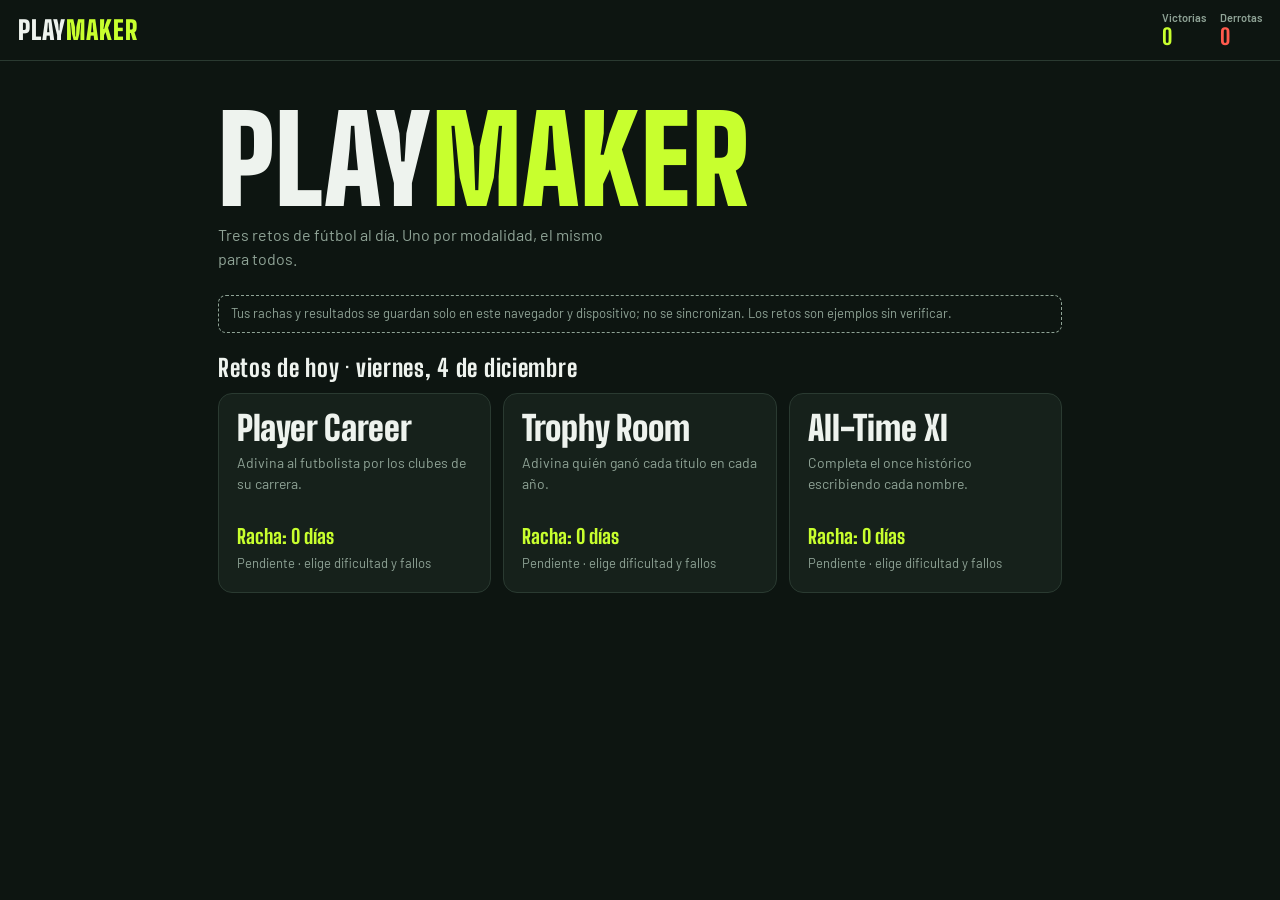
<file: index.html>
<!DOCTYPE html>
<html lang="es">
<head>
<meta charset="utf-8">
<meta name="viewport" content="width=device-width, initial-scale=1, viewport-fit=cover">
<title>PLAYMAKER</title>
<link rel="preconnect" href="https://fonts.googleapis.com">
<link rel="preconnect" href="https://fonts.gstatic.com" crossorigin>
<link href="https://fonts.googleapis.com/css2?family=Big+Shoulders+Display:wght@800;900&family=Barlow:wght@400;600&display=swap" rel="stylesheet">
<link rel="stylesheet" href="style.css">
</head>
<body>
<header>
  <button class="logo" id="home" aria-label="Inicio">PLAY<i>MAKER</i></button>
  <div class="score" aria-label="Marcador de hoy"><div class="w"><small>Victorias</small><span id="sw">0</span></div><div class="l"><small>Derrotas</small><span id="sl">0</span></div></div>
</header>
<main id="app"></main>
<script src="engine.js"></script>
<script src="games-demo.js"></script>
<script src="app.js"></script>
</body>
</html>
</file>
<file: style.css>
:root{--bg:#0d1511;--bg2:#16211b;--line:#2a3a31;--tx:#eef3ee;--mut:#8fa396;--lime:#c8ff2e;--red:#ff5a4d;
--d:"Big Shoulders Display","Arial Narrow",Impact,sans-serif;--b:Barlow,system-ui,sans-serif;
box-sizing:border-box;padding-top:env(safe-area-inset-top,0px);padding-bottom:env(safe-area-inset-bottom,0px);color-scheme:dark}
*{box-sizing:border-box}
html{scroll-padding-top:env(safe-area-inset-top,0px)}
body{margin:0;background:var(--bg);color:var(--tx);font:400 16px/1.5 var(--b)}
button,input{font:inherit;color:inherit}
header{position:sticky;top:env(safe-area-inset-top,0px);z-index:5;display:flex;justify-content:space-between;align-items:center;padding:12px 18px;background:var(--bg);border-bottom:1px solid var(--line)}
.logo{font:900 26px/1 var(--d);letter-spacing:.04em;cursor:pointer;background:none;border:0;padding:0}
.logo i{font-style:normal;color:var(--lime)}
.score{display:flex;gap:14px;font:800 22px/1 var(--d)}
.score small{display:block;font:600 11px/1 var(--b);color:var(--mut);margin-bottom:3px}
.w{color:var(--lime)}.l{color:var(--red)}
main{max-width:880px;margin:0 auto;padding:22px 18px 48px}
.hero{padding:26px 0 18px}
.hero h1{font:900 clamp(56px,16vw,120px)/.85 var(--d);margin:0;letter-spacing:.01em}
.hero h1 span{color:var(--lime)}
.hero p{color:var(--mut);margin:12px 0 0;max-width:46ch}
.demo{border:1px dashed var(--mut);color:var(--mut);padding:8px 12px;border-radius:8px;font-size:13px;margin:6px 0 18px}
h2{font:800 24px/1.1 var(--d);margin:22px 0 12px;letter-spacing:.03em}
.cards{display:grid;gap:12px}
@media(min-width:720px){.cards{grid-template-columns:repeat(3,1fr)}}
.card{text-align:left;background:var(--bg2);border:1px solid var(--line);border-radius:14px;padding:18px;cursor:pointer;display:flex;flex-direction:column;gap:8px;min-height:200px}
.card:hover:not(:disabled){border-color:var(--lime)}
.card:disabled{cursor:default;opacity:.7}
.card h3{font:900 34px/.95 var(--d);margin:0}
.card p{margin:0;color:var(--mut);font-size:14px;flex:1}
.streak{font:800 20px/1 var(--d);color:var(--lime)}
.tag{font-size:13px;color:var(--mut)}
.back{background:none;border:0;color:var(--mut);cursor:pointer;padding:6px 0;margin-bottom:8px}
.grp{margin:16px 0}
.grp b{display:block;font-weight:600;margin-bottom:8px}
.chips{display:flex;flex-wrap:wrap;gap:8px}
.chip{border:1px solid var(--line);background:var(--bg2);border-radius:999px;padding:9px 16px;cursor:pointer}
.chip[aria-pressed=true]{background:var(--lime);color:#10170a;border-color:var(--lime);font-weight:600}
.btn{background:var(--lime);color:#10170a;border:0;border-radius:10px;padding:13px 22px;font-weight:600;cursor:pointer}
.btn.alt{background:none;color:var(--tx);border:1px solid var(--line)}
.btn:focus-visible,.chip:focus-visible,.card:focus-visible,input:focus-visible,.logo:focus-visible{outline:2px solid var(--lime);outline-offset:2px}
.row{display:flex;gap:10px;flex-wrap:wrap;margin-top:18px}
.clues{display:flex;flex-wrap:wrap;gap:8px;margin:12px 0}
.clues span{background:var(--bg2);border:1px solid var(--line);border-radius:8px;padding:8px 12px;font-weight:600}
.f{margin:10px 0}
.f label{display:block;font-size:13px;color:var(--mut);margin-bottom:4px}
.f input{width:100%;background:var(--bg2);border:1px solid var(--line);border-radius:10px;padding:12px 14px}
.f input.ok{border-color:var(--lime);color:var(--lime)}
.f input.bad{border-color:var(--red)}
.pitch{display:grid;gap:10px;background:linear-gradient(var(--bg2),#12261a);border:1px solid var(--line);border-radius:14px;padding:14px}
.line{display:grid;gap:8px;grid-template-columns:repeat(var(--n),1fr)}
.line .f{margin:0}
.line label{font-size:11px}
.line input{padding:9px 6px;font-size:14px;text-align:center}
.msg{margin-top:16px;padding:14px;border-radius:10px;font-weight:600}
.msg.win{background:rgba(200,255,46,.12);color:var(--lime)}
.msg.lose{background:rgba(255,90,77,.12);color:var(--red)}
.lives{color:var(--mut);font-size:14px}
@media(prefers-reduced-motion:no-preference){.card{transition:border-color .15s}}
</file>
